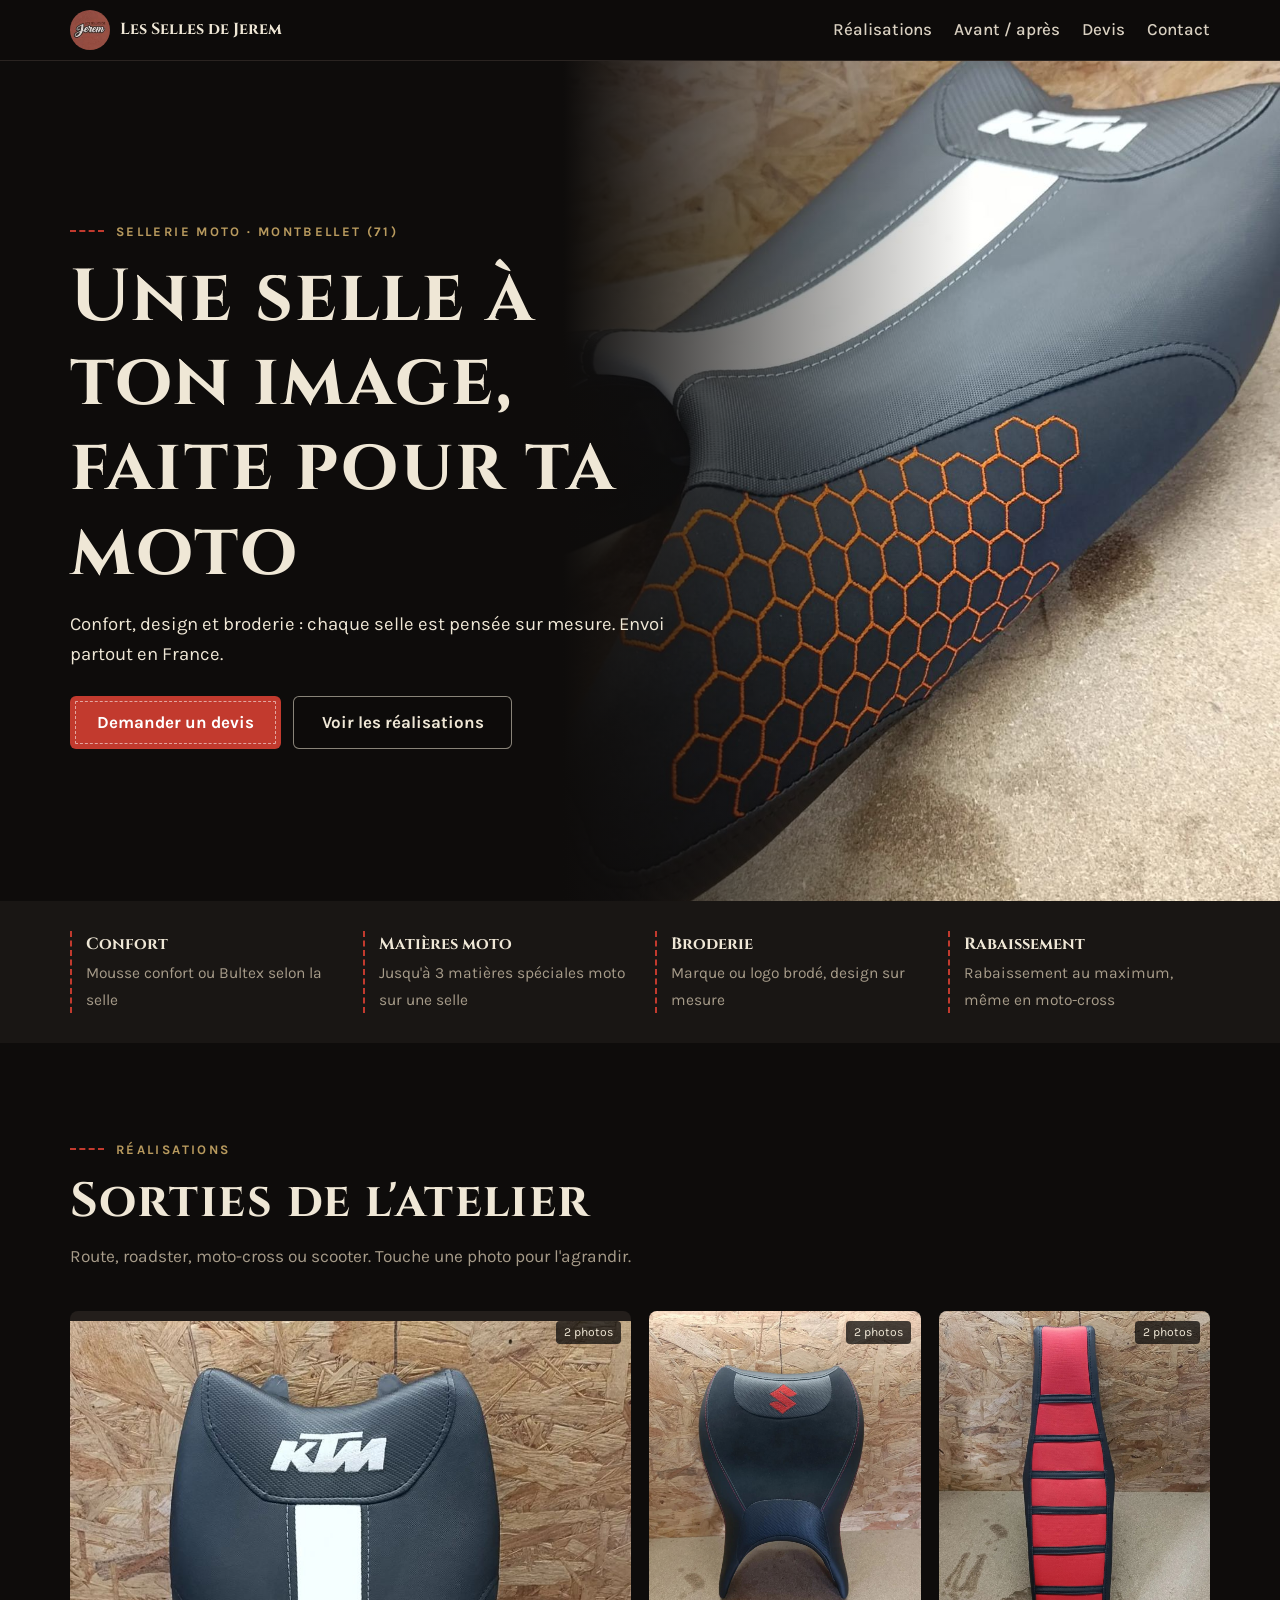
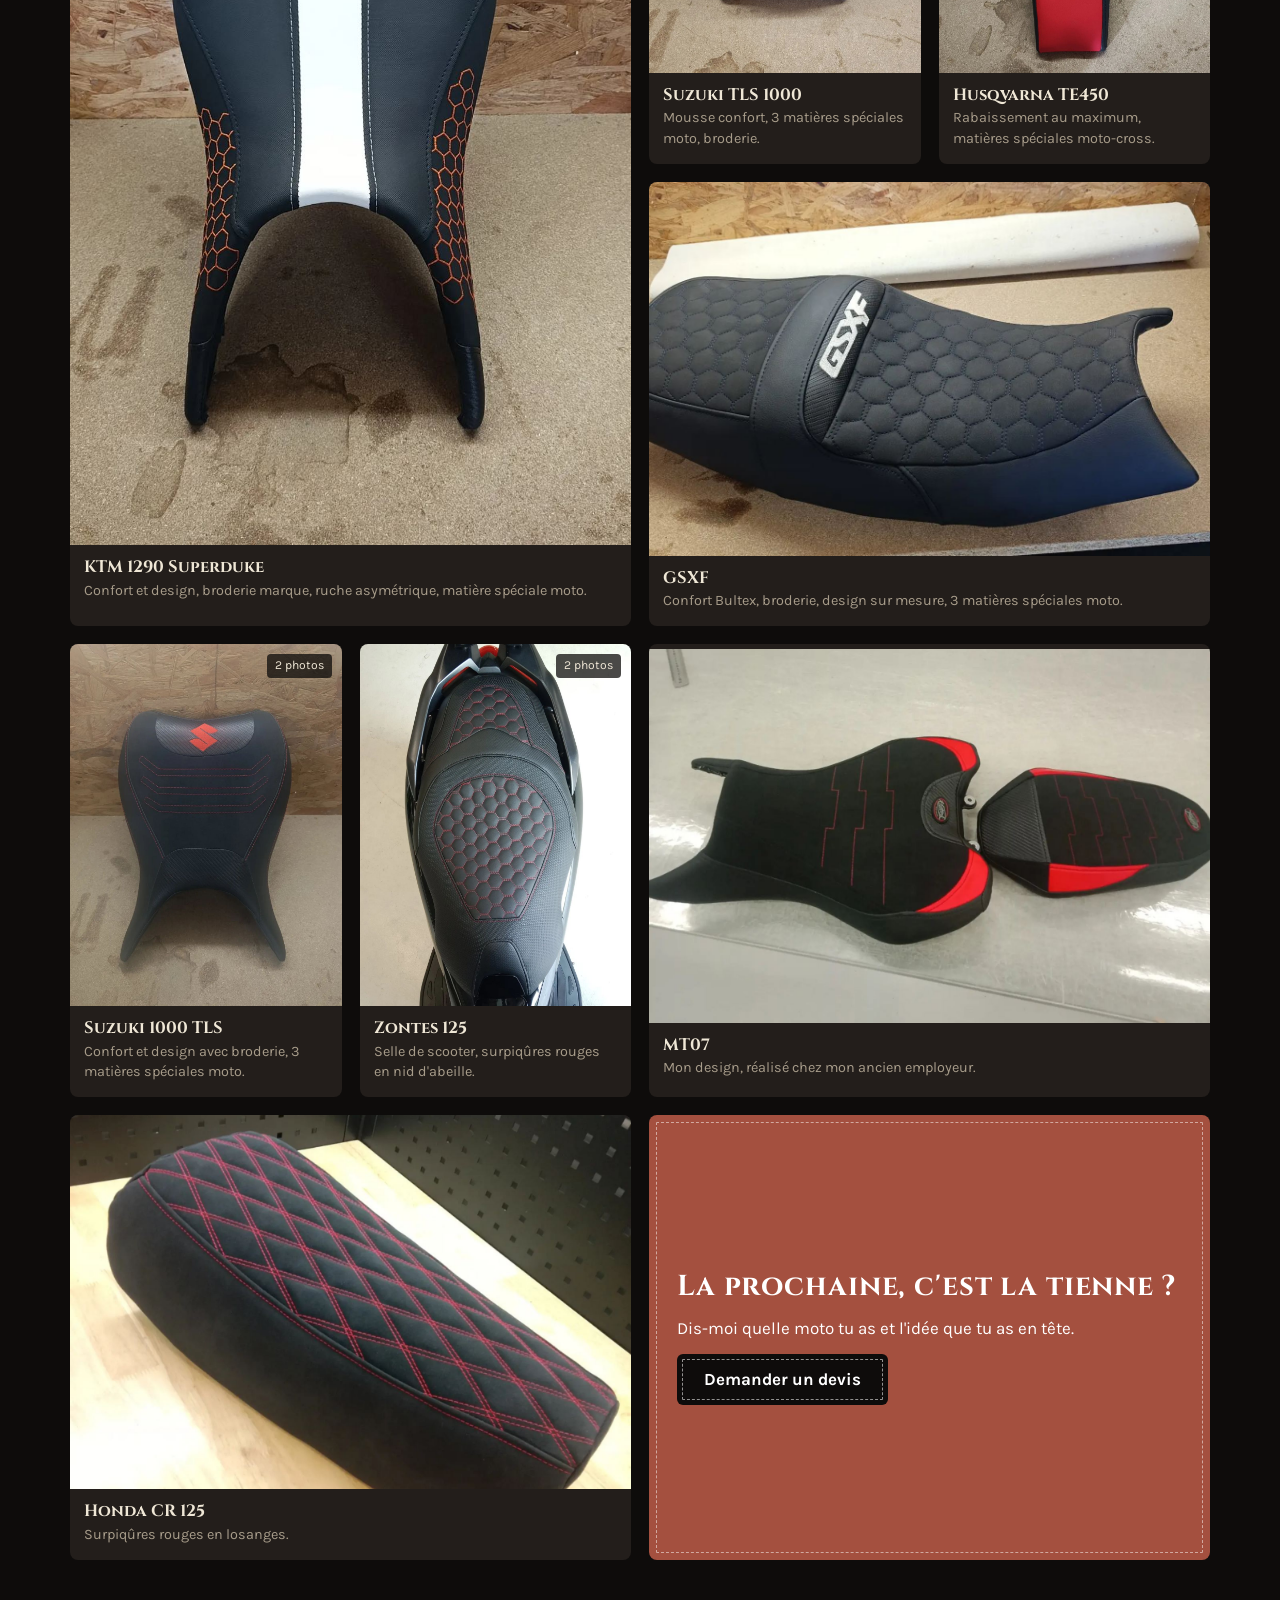
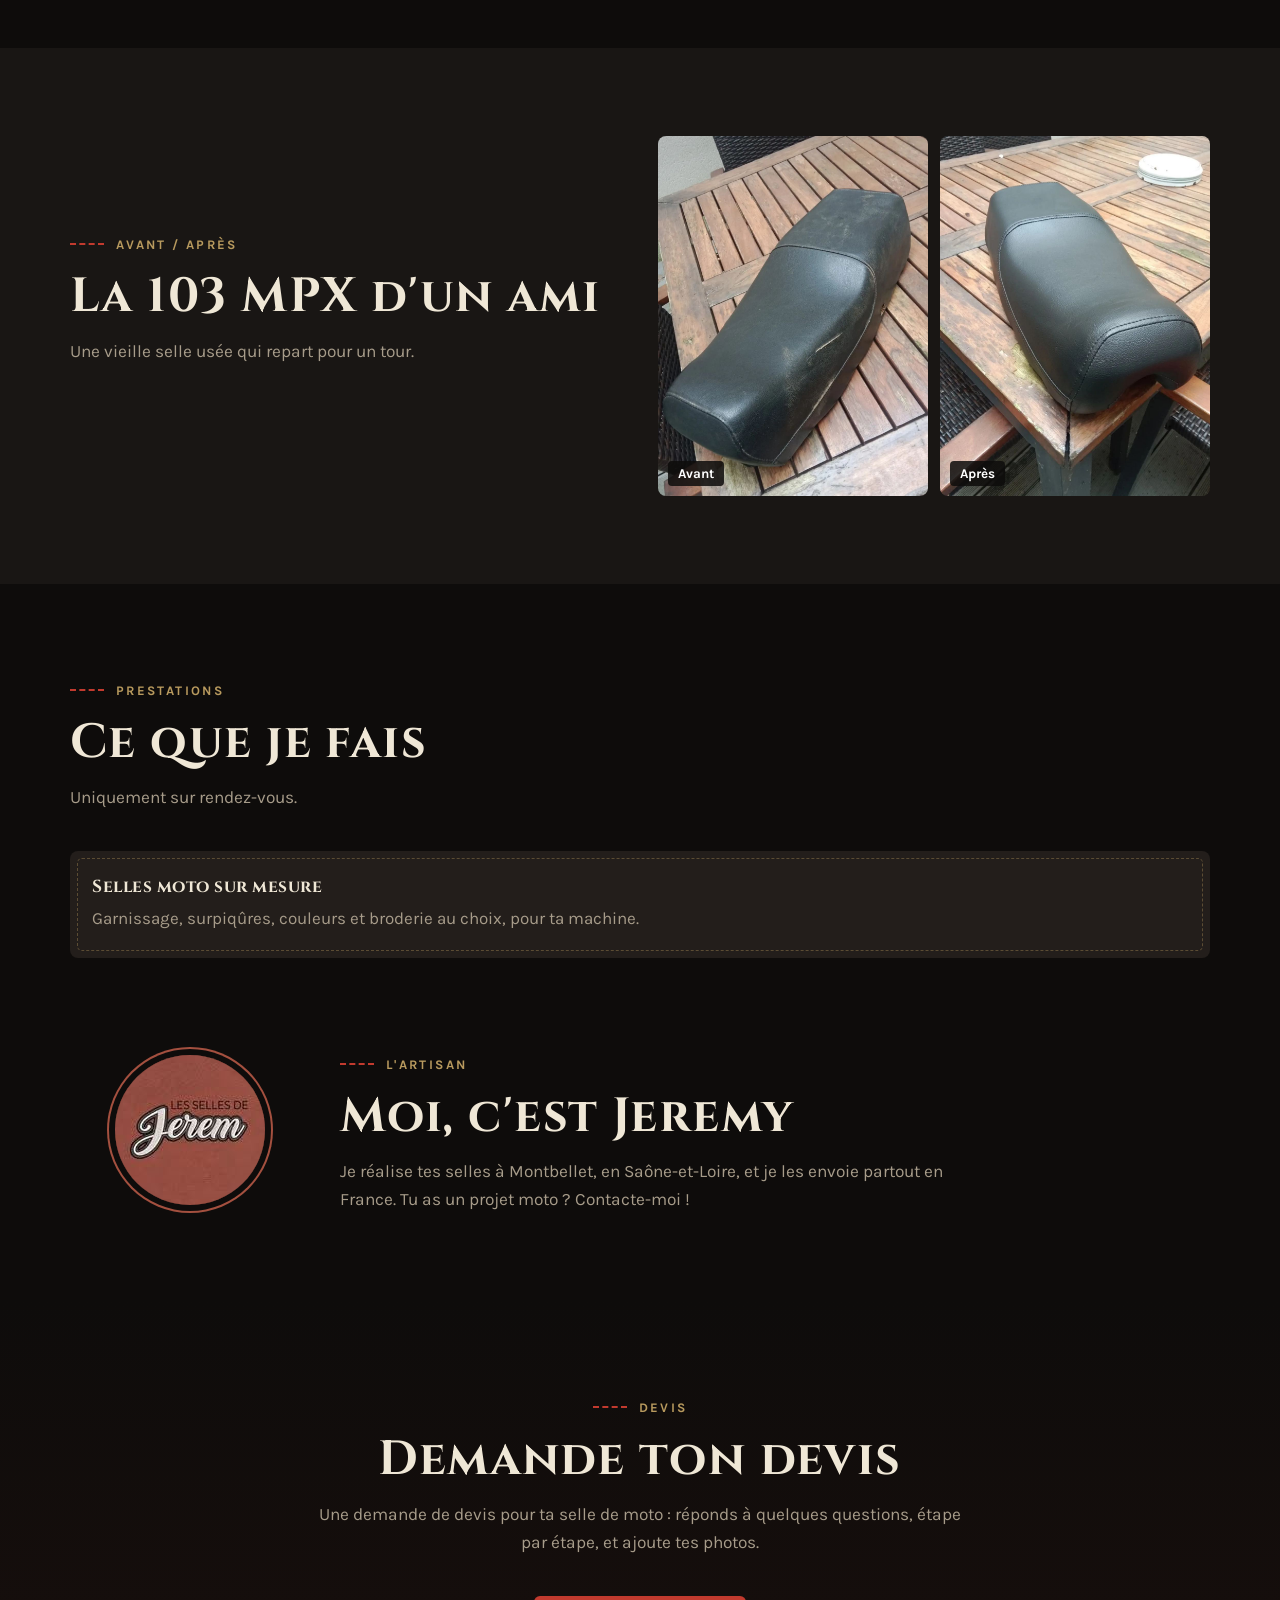
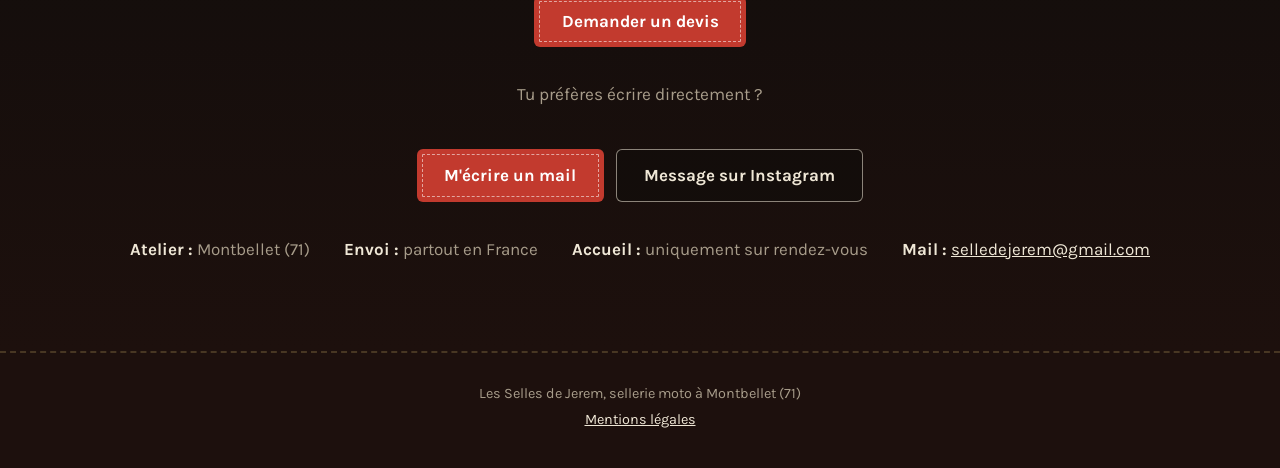
<file: index.html>
<!doctype html>
<html lang="fr">
<head>
<meta charset="utf-8">
<meta name="viewport" content="width=device-width, initial-scale=1">
<title>Les Selles de Jerem | Selles moto sur mesure, Montbellet (71)</title>
<meta name="description" content="Selles moto sur mesure à Montbellet (71) : confort, broderie, matières spéciales moto, rabaissement. Envoi partout en France, uniquement sur rendez-vous.">
<link rel="stylesheet" href="polices/polices.css">
<style>
:root{
  --noir:#0e0c0b; --anthracite:#191614; --cuir:#231e1b;
  --rouge:#c23a2e; --brique:#a4503f; --or:#b89a5e; --os:#efe7d6; --texte:#d9d0c1; --doux:#a79c8a;
  --titre:"Cinzel",Georgia,"Times New Roman",serif;
  --corps:"Karla",system-ui,-apple-system,"Segoe UI",Roboto,sans-serif;
}
*{box-sizing:border-box}
html{scroll-behavior:smooth;scroll-padding-top:72px}
@media (prefers-reduced-motion:reduce){html{scroll-behavior:auto}}
body{margin:0;background:var(--noir);color:var(--texte);font:17px/1.6 var(--corps)}
img{max-width:100%;display:block}
a{color:var(--os)}
a:focus-visible,button:focus-visible,input:focus-visible{outline:2px solid var(--os);outline-offset:3px}
h1,h2,h3{font-family:var(--titre);color:var(--os);font-weight:700;letter-spacing:.03em;line-height:1.15;margin:0}
h2{font-size:clamp(1.8rem,5vw,3rem)}
.conteneur{max-width:1180px;margin:0 auto;padding:0 20px}
section{padding:88px 0}
.surtitre{display:inline-flex;align-items:center;gap:12px;color:var(--or);font-weight:700;font-size:.82rem;letter-spacing:.18em;text-transform:uppercase;margin:0 0 14px}
.surtitre::before{content:"";width:34px;border-top:2px dashed var(--rouge)}
.chapo{color:var(--doux);max-width:38em;margin:14px 0 40px;font-size:1.08rem}
.bouton{display:inline-flex;align-items:center;justify-content:center;min-height:50px;padding:.7em 1.6em;border-radius:6px;font-weight:700;text-decoration:none;background:var(--rouge);color:#fff;border:0;outline:1.5px dashed rgba(255,255,255,.55);outline-offset:-6px;transition:background .15s}
.bouton:hover{background:#d84a3d}
.bouton.clair{background:rgba(14,12,11,.45);color:var(--os);outline:0;border:1.5px solid rgba(239,231,214,.55)}
.bouton.clair:hover{background:rgba(239,231,214,.14)}

/* Barre du haut */
.barre{position:sticky;top:0;z-index:5;background:rgba(14,12,11,.92);border-bottom:1px solid #2a2421}
.barre .conteneur{display:flex;align-items:center;justify-content:space-between;gap:16px;min-height:60px}
.marque{display:flex;align-items:center;gap:10px;text-decoration:none;font-family:var(--titre);font-weight:700;color:var(--os);font-size:1rem;white-space:nowrap}
.marque img{width:40px;height:40px;border-radius:50%}
.barre nav{display:flex;gap:22px;font-weight:500}
.barre nav a{text-decoration:none;color:var(--texte)}
.barre nav a:hover{color:#fff}
@media (max-width:640px){.barre nav a:not(:last-child){display:none}}

/* Promo */
.promo{background:var(--brique);color:#fff;text-align:center;padding:9px 16px;font-weight:500}
.promo b{font-weight:700}

/* Héros */
.heros{position:relative;display:grid;padding:0;overflow:hidden;background:var(--noir)}
.heros>img{width:100%;height:34svh;object-fit:cover;object-position:50% 58%}
.heros .conteneur{position:relative;z-index:2;width:100%;padding-top:26px;padding-bottom:40px}
.heros h1{font-size:clamp(2.1rem,6vw,4.6rem)}
.heros p.texte{max-width:33em;font-size:1.16rem;color:var(--os);margin:16px 0 26px}
.heros .actions{display:flex;flex-wrap:wrap;gap:12px}
@media (min-width:900px){
  .heros{align-items:center;min-height:calc(100svh - 60px)}
  .heros>img{position:absolute;top:0;bottom:0;right:0;left:44%;width:56%;height:100%;object-position:50% 50%}
  .heros::before{content:"";position:absolute;inset:0;z-index:1;background:linear-gradient(90deg,var(--noir) 44%,rgba(14,12,11,.55) 58%,transparent 76%)}
  .heros .conteneur{padding-top:0;padding-bottom:0}
  .heros .bloc{max-width:600px}
}

/* Points forts */
.points{background:var(--anthracite);padding:0}
.points ul{list-style:none;margin:0;padding:30px 0;display:grid;gap:22px 30px;grid-template-columns:repeat(auto-fit,minmax(210px,1fr))}
.points li{border-left:2px dashed var(--rouge);padding-left:14px}
.points b{display:block;color:var(--os);font-family:var(--titre);font-size:1.02rem;margin-bottom:2px}
.points span{color:var(--doux);font-size:.97rem}

/* Galerie */
.galerie{display:grid;gap:18px;grid-template-columns:repeat(2,1fr)}
.piece{position:relative;padding:0;border:0;background:var(--cuir);color:inherit;font:inherit;text-align:left;cursor:zoom-in;border-radius:8px;overflow:hidden;display:block;width:100%}
.piece img{width:100%;aspect-ratio:3/4;object-fit:cover;transition:transform .4s ease}
.piece:hover img{transform:scale(1.04)}
.piece.large,.piece.haute,.appel{grid-column:1/-1}
.piece.haute img{aspect-ratio:4/5}
.piece.large img{aspect-ratio:16/9}
.legende{display:block;padding:12px 14px 15px}
.legende strong{display:block;font-family:var(--titre);color:var(--os);font-size:1.03rem;line-height:1.25;margin-bottom:3px}
.legende small{color:var(--doux);font-size:.9rem;line-height:1.4;display:block}
.appel{display:flex;flex-direction:column;justify-content:center;align-items:flex-start;gap:12px;background:var(--brique);color:#fff;border-radius:8px;padding:30px 28px;outline:1.5px dashed rgba(255,255,255,.5);outline-offset:-8px}
.appel h3{color:#fff;font-size:clamp(1.3rem,3vw,1.8rem)}
.appel p{margin:0}
.appel .bouton{background:var(--noir)}
.nb{position:absolute;top:10px;right:10px;z-index:1;background:rgba(14,12,11,.75);color:var(--os);font-size:.76rem;padding:2px 8px;border-radius:4px}
@media (min-width:760px){
  .galerie{grid-template-columns:repeat(12,1fr)}
  .piece{grid-column:span 3}
  .piece.haute{grid-column:span 6;grid-row:span 2}
  .piece.haute img{aspect-ratio:auto;height:calc(100% - 92px);min-height:560px}
  .piece.large,.appel{grid-column:span 6}
  .piece.large img{aspect-ratio:3/2}
}
dialog{border:0;padding:0;background:transparent;max-width:min(94vw,1100px);max-height:92svh;overflow:visible}
dialog::backdrop{background:rgba(5,4,3,.93)}
.defile{display:flex;gap:12px;overflow-x:auto;scroll-snap-type:x mandatory;max-height:82svh}
.defile img{scroll-snap-align:center;max-height:82svh;max-width:90vw;width:auto;border-radius:6px;flex:none}
dialog p{color:var(--os);text-align:center;margin:10px 0 0;font-weight:500}
.fermer{position:fixed;top:12px;right:12px;width:48px;height:48px;border-radius:50%;border:1px solid var(--os);background:rgba(14,12,11,.8);color:#fff;font-size:1.5rem;cursor:pointer}

/* Avant / après */
.avap{background:var(--anthracite)}
.avap .duo{display:grid;gap:36px;align-items:center}
@media (min-width:860px){.avap .duo{grid-template-columns:1fr 1fr}}
.paire{display:grid;grid-template-columns:1fr 1fr;gap:12px}
.paire figure{position:relative;margin:0}
.paire img{width:100%;aspect-ratio:3/4;object-fit:cover;border-radius:8px}
.paire figcaption{position:absolute;bottom:10px;left:10px;background:rgba(14,12,11,.85);color:#fff;padding:2px 10px;border-radius:4px;font-size:.84rem;font-weight:700}

/* Prestations */
.presta{display:grid;gap:18px;grid-template-columns:repeat(auto-fit,minmax(230px,1fr))}
.presta article{position:relative;background:var(--cuir);border-radius:8px;padding:26px 22px}
.presta article::before{content:"";position:absolute;inset:7px;border:1.5px dashed rgba(184,154,94,.38);border-radius:5px;pointer-events:none}
.presta h3{font-size:1.08rem;margin-bottom:8px}
.presta p{margin:0;color:var(--doux)}

/* Jeremy */
.jeremy{display:grid;gap:30px;align-items:center}
@media (min-width:760px){.jeremy{grid-template-columns:240px 1fr}}
.jeremy img{width:150px;height:150px;border-radius:50%;margin:0 auto;box-shadow:0 0 0 6px var(--noir),0 0 0 8px var(--brique)}

/* Contact */
.contact{background:linear-gradient(180deg,var(--noir),#1d100d);text-align:center}
.contact .surtitre{justify-content:center}
.contact .chapo{margin-left:auto;margin-right:auto}
.contact .actions{display:flex;flex-wrap:wrap;gap:12px;justify-content:center;margin-bottom:34px}
.infos{list-style:none;padding:0;margin:0 auto;display:flex;flex-wrap:wrap;justify-content:center;gap:10px 34px;color:var(--doux)}
.infos b{color:var(--os)}

/* Devis */
.devis{display:grid;gap:16px;max-width:640px;margin:0 auto 34px;text-align:left}
@media (min-width:620px){.devis{grid-template-columns:1fr 1fr}.devis .large{grid-column:1/-1}}
.devis label{display:grid;gap:6px;align-content:end;color:var(--os);font-weight:700}
.devis small{color:var(--doux);font-weight:400}
.devis input,.devis select,.devis textarea{width:100%;min-height:50px;padding:.7em .8em;border:1.5px solid rgba(239,231,214,.35);border-radius:6px;background:var(--anthracite);color:var(--os);font:inherit;font-weight:400}
.devis textarea{min-height:130px;resize:vertical}
.devis :focus{outline:2px solid var(--or);outline-offset:1px}
.devis .bouton{border:0;cursor:pointer;width:100%;font:inherit;font-weight:700}
#devis-suite{margin:0;color:var(--or)}
.devis .aide{margin:0;color:var(--doux);font-size:.9em}
.devis input[type=file]{padding:.6em;cursor:pointer}
.apercus{display:flex;flex-wrap:wrap;gap:8px}
.apercus img{width:76px;height:76px;object-fit:cover;border-radius:6px}
.devis .piege{position:absolute;left:-9999px}
footer{padding:26px 20px 34px;text-align:center;color:var(--doux);font-size:.9rem;border-top:2px dashed rgba(184,154,94,.28);background:#1d100d}
footer p{margin:.2em 0}
/* Devis en fenêtre (pop-up), étape par étape : mobile d'abord */
#devis-ouvrir{font:inherit;font-weight:700;cursor:pointer}
html:has(dialog[open]){overflow:hidden}
#devis-modal{position:fixed;inset:0;width:100%;max-width:none;height:100dvh;max-height:none;margin:0;padding:0;background:var(--anthracite);color:var(--os);overflow:hidden}
#devis-modal[open]{display:flex}
#devis-modal form{display:flex;flex-direction:column;width:100%;height:100%;max-width:680px;margin:0 auto}
@media (min-width:700px){#devis-modal{inset:4vh 0;height:92vh;margin:auto;max-width:680px;border-radius:10px;border:1px solid rgba(239,231,214,.25)}}
.dm-tete{display:flex;justify-content:space-between;align-items:flex-start;gap:12px;padding:16px 16px 10px}
.dm-tete h2{margin:0;font-size:1.15rem;line-height:1.25}
.dm-etape{margin:4px 0 0;color:var(--or);font-size:.95rem;text-align:left}
.dm-fermer{flex:none;width:48px;height:48px;border-radius:50%;border:1px solid var(--os);background:rgba(14,12,11,.8);color:#fff;font-size:1.5rem;cursor:pointer}
.dm-barre{height:6px;margin:0 16px;border-radius:3px;background:rgba(239,231,214,.18);overflow:hidden}
.dm-barre i{display:block;height:100%;width:0;background:var(--or);transition:width .25s}
.dm-corps{flex:1;overflow-y:auto;padding:14px 16px 20px;overscroll-behavior:contain}
.dm-intro,.dm-aide{margin:0 0 12px;color:var(--doux);font-size:.92rem;text-align:left}
#devis-modal fieldset{border:0;margin:0;padding:0;display:grid;gap:14px;min-width:0}
#devis-modal fieldset[hidden]{display:none}
#devis-modal legend{font-family:var(--titre);font-size:1.1rem;color:var(--or);padding:0;margin-bottom:12px}
#devis-modal legend:focus{outline:2px solid var(--or);outline-offset:3px}
#devis-modal label{display:grid;gap:6px;color:var(--os);font-weight:700;text-align:left}
#devis-modal small{color:var(--doux);font-weight:400}
#devis-modal input:not([type=radio]):not([type=file]),#devis-modal textarea{width:100%;min-height:50px;padding:.7em .8em;border:1.5px solid rgba(239,231,214,.35);border-radius:6px;background:var(--noir);color:var(--os);font:inherit}
#devis-modal input[type=file]{padding:.6em;cursor:pointer}
#devis-modal textarea{resize:vertical}
#devis-modal :focus-visible{outline:2px solid var(--or);outline-offset:2px}
#devis-modal .invalide{border-color:#e0705f!important}
.dm-groupe{display:grid;gap:8px}
.dm-groupe>p{margin:0;font-weight:700;text-align:left}
.dm-choix{display:flex!important;align-items:center;gap:10px;min-height:48px;padding:.5em .8em;border:1.5px solid rgba(239,231,214,.35);border-radius:6px;background:var(--noir);font-weight:400!important;cursor:pointer}
.dm-choix input{width:22px;height:22px;flex:none;accent-color:var(--rouge)}
.dm-choix:has(input:checked){border-color:var(--or);background:var(--cuir)}
.dm-galerie{display:grid;grid-template-columns:repeat(2,1fr);gap:10px}
@media (min-width:560px){.dm-galerie{grid-template-columns:repeat(3,1fr)}}
.dm-design{position:relative;display:flex!important;flex-direction:column;gap:0;border:2px solid rgba(239,231,214,.35);border-radius:8px;background:var(--noir);overflow:hidden;cursor:pointer;font-weight:400!important}
.dm-design:has(input:checked){border-color:var(--or);box-shadow:0 0 0 2px var(--or)}
.dm-design input{position:absolute;opacity:0;pointer-events:none}
.dm-design:has(input:focus-visible){outline:2px solid var(--or);outline-offset:2px}
.dm-design img{width:100%;aspect-ratio:4/3;object-fit:cover;display:block;background:var(--cuir)}
.dm-design .sans-photo{width:100%;aspect-ratio:4/3;display:grid;place-items:center;background:var(--cuir);color:var(--doux);font-size:.9rem;padding:8px;text-align:center}
.dm-design span.nom{padding:8px 10px;font-weight:700;font-size:.95rem;text-align:left}
.dm-design:has(input:checked) span.nom::before{content:"✓ ";color:var(--or)}
.dm-loupe{position:absolute;top:6px;right:6px;width:44px;height:44px;border-radius:50%;border:1px solid var(--os);background:rgba(14,12,11,.85);color:#fff;font-size:1.15rem;cursor:pointer}
.dm-apercus{display:flex;flex-wrap:wrap;gap:8px}
.dm-apercus img{width:72px;height:72px;object-fit:cover;border-radius:6px}
.dm-recap{margin:0;display:grid;gap:6px;text-align:left}
.dm-recap dt{color:var(--or);font-size:.85rem;margin-top:8px}
.dm-recap dd{margin:0;color:var(--os);overflow-wrap:anywhere}
.dm-pied{display:flex;gap:10px;padding:12px 16px calc(12px + env(safe-area-inset-bottom));border-top:1px solid rgba(239,231,214,.2);background:var(--anthracite)}
.dm-pied .bouton{flex:1;border:0;cursor:pointer;font:inherit;font-weight:700}
.dm-pied .bouton.clair{border:1.5px solid rgba(239,231,214,.55)}
.dm-pied [hidden]{display:none}
#devis-suite{margin:0;color:var(--or);text-align:left}
#devis-modal .piege{position:absolute;left:-9999px}
#zoom-design{position:fixed;inset:0;width:100%;max-width:none;height:100dvh;max-height:none;margin:0;background:rgba(5,4,3,.97);display:none;flex-direction:column;align-items:center;padding:60px 8px 10px}
#zoom-design[open]{display:flex}
.zd-cadre{flex:1;min-height:0;width:100%;overflow:auto;touch-action:pan-x pan-y pinch-zoom;text-align:center}
.zd-cadre img{max-width:100%;max-height:100%;cursor:zoom-in;transition:none}
.zd-cadre.zoome img{max-width:none;max-height:none;width:220%;cursor:zoom-out}
#zoom-design .dm-fermer{position:fixed;top:10px;right:10px}
#zoom-design p{margin:6px 0 0}
.zd-aide{color:var(--doux)!important;font-size:.85rem}
</style>
</head>
<body>

<!-- Promo tirée du post Instagram de novembre ; disparaît seule après le 29/11/2026. -->
<div class="promo" id="promo"><b>-10 %</b> sur toutes les prestations de sellerie moto, pour toute commande jusqu'au <b>29 novembre</b> inclus</div>

<div class="barre">
  <div class="conteneur">
    <a class="marque" href="#haut"><img src="img/logo.jpg" alt="" width="40" height="40">Les Selles de Jerem</a>
    <nav aria-label="Menu">
      <a href="#realisations">Réalisations</a>
      <a href="#avant-apres">Avant / après</a>
      <a href="#devis">Devis</a>
      <a href="#contact">Contact</a>
    </nav>
  </div>
</div>

<header class="heros" id="haut">
  <img src="img/ktm-2.jpg" alt="Selle de KTM 1290 Superduke : bande blanche et surpiqûres en nid d'abeille">
  <div class="conteneur"><div class="bloc">
    <p class="surtitre">Sellerie moto · Montbellet (71)</p>
    <h1>Une selle à ton image, faite pour ta moto</h1>
    <p class="texte">Confort, design et broderie : chaque selle est pensée sur mesure. Envoi partout en France.</p>
    <div class="actions">
      <a class="bouton" href="#devis">Demander un devis</a>
      <a class="bouton clair" href="#realisations">Voir les réalisations</a>
    </div>
  </div></div>
</header>

<main>
<section class="points" aria-label="Points forts">
  <div class="conteneur"><ul>
    <li><b>Confort</b><span>Mousse confort ou Bultex selon la selle</span></li>
    <li><b>Matières moto</b><span>Jusqu'à 3 matières spéciales moto sur une selle</span></li>
    <li><b>Broderie</b><span>Marque ou logo brodé, design sur mesure</span></li>
    <li><b>Rabaissement</b><span>Rabaissement au maximum, même en moto-cross</span></li>
  </ul></div>
</section>

<section id="realisations">
  <div class="conteneur">
    <p class="surtitre">Réalisations</p>
    <h2>Sorties de l'atelier</h2>
    <p class="chapo">Route, roadster, moto-cross ou scooter. Touche une photo pour l'agrandir.</p>
    <div class="galerie">
      <button class="piece haute" data-photos="img/ktm-1.jpg,img/ktm-2.jpg" aria-label="Agrandir : KTM 1290 Superduke">
        <span class="nb">2 photos</span>
        <img src="img/ktm-1.jpg" loading="lazy" alt="Selle de KTM 1290 Superduke, logo KTM brodé, bande blanche et ruche asymétrique">
        <span class="legende"><strong>KTM 1290 Superduke</strong><small>Confort et design, broderie marque, ruche asymétrique, matière spéciale moto.</small></span>
      </button>
      <button class="piece" data-photos="img/tls-a-1.jpg,img/tls-a-2.jpg" aria-label="Agrandir : Suzuki TLS 1000">
        <span class="nb">2 photos</span>
        <img src="img/tls-a-1.jpg" loading="lazy" alt="Selle de Suzuki TLS 1000 avec logo Suzuki rouge brodé">
        <span class="legende"><strong>Suzuki TLS 1000</strong><small>Mousse confort, 3 matières spéciales moto, broderie.</small></span>
      </button>
      <button class="piece" data-photos="img/husqvarna-1.jpg,img/husqvarna-2.jpg" aria-label="Agrandir : Husqvarna TE450">
        <span class="nb">2 photos</span>
        <img src="img/husqvarna-1.jpg" loading="lazy" alt="Selle de Husqvarna TE450 rouge et noire à nervures">
        <span class="legende"><strong>Husqvarna TE450</strong><small>Rabaissement au maximum, matières spéciales moto-cross.</small></span>
      </button>
      <button class="piece large" data-photos="img/gsxf.jpg" aria-label="Agrandir : Suzuki GSXF">
        <img src="img/gsxf.jpg" loading="lazy" alt="Selle de GSXF noire en nid d'abeille, logo GSXF brodé">
        <span class="legende"><strong>GSXF</strong><small>Confort Bultex, broderie, design sur mesure, 3 matières spéciales moto.</small></span>
      </button>
      <button class="piece" data-photos="img/tls-b-1.jpg,img/tls-b-2.jpg" aria-label="Agrandir : Suzuki TLS 1000, deuxième selle">
        <span class="nb">2 photos</span>
        <img src="img/tls-b-1.jpg" loading="lazy" alt="Deuxième selle de Suzuki TLS 1000, logo rouge brodé et surpiqûres rouges">
        <span class="legende"><strong>Suzuki 1000 TLS</strong><small>Confort et design avec broderie, 3 matières spéciales moto.</small></span>
      </button>
      <button class="piece" data-photos="img/zontes-1.jpg,img/zontes-2.jpg" aria-label="Agrandir : scooter Zontes 125">
        <span class="nb">2 photos</span>
        <img src="img/zontes-1.jpg" loading="lazy" alt="Selle de scooter Zontes 125, surpiqûres rouges en nid d'abeille">
        <span class="legende"><strong>Zontes 125</strong><small>Selle de scooter, surpiqûres rouges en nid d'abeille.</small></span>
      </button>
      <button class="piece large" data-photos="img/mt07.jpg" aria-label="Agrandir : Yamaha MT07">
        <img src="img/mt07.jpg" loading="lazy" alt="Selle de MT07 en deux parties, noire et rouge">
        <span class="legende"><strong>MT07</strong><small>Mon design, réalisé chez mon ancien employeur.</small></span>
      </button>
      <button class="piece large" data-photos="img/cr125.jpg" aria-label="Agrandir : Honda CR 125">
        <img src="img/cr125.jpg" loading="lazy" alt="Selle de Honda CR 125 noire, surpiqûres rouges en losanges">
        <span class="legende"><strong>Honda CR 125</strong><small>Surpiqûres rouges en losanges.</small></span>
      </button>
      <div class="appel">
        <h3>La prochaine, c'est la tienne ?</h3>
        <p>Dis-moi quelle moto tu as et l'idée que tu as en tête.</p>
        <a class="bouton" href="#devis">Demander un devis</a>
      </div>
    </div>
  </div>
</section>

<section class="avap" id="avant-apres">
  <div class="conteneur duo">
    <div>
      <p class="surtitre">Avant / après</p>
      <h2>La 103 MPX d'un ami</h2>
      <p class="chapo">Une vieille selle usée qui repart pour un tour.</p>
    </div>
    <div class="paire">
      <figure><img src="img/mpx-avant.jpg" loading="lazy" alt="Avant : selle de 103 MPX usée et abîmée"><figcaption>Avant</figcaption></figure>
      <figure><img src="img/mpx-apres.jpg" loading="lazy" alt="Après : la même selle refaite"><figcaption>Après</figcaption></figure>
    </div>
  </div>
</section>

<section id="prestations">
  <div class="conteneur">
    <p class="surtitre">Prestations</p>
    <h2>Ce que je fais</h2>
    <p class="chapo">Uniquement sur rendez-vous.</p>
    <div class="presta">
      <article><h3>Selles moto sur mesure</h3><p>Garnissage, surpiqûres, couleurs et broderie au choix, pour ta machine.</p></article>
    </div>
  </div>
</section>

<section id="jeremy" style="padding-top:0">
  <div class="conteneur jeremy">
    <img src="img/logo.jpg" alt="Logo Les Selles de Jerem" width="150" height="150" loading="lazy">
    <div>
      <p class="surtitre">L'artisan</p>
      <h2>Moi, c'est Jeremy</h2>
      <!-- À COMPLÉTER par Jeremy si besoin : parcours, depuis quand, photo de lui ou de l'atelier. Aucun avis client affiché tant qu'il n'y en a pas de vrais. -->
      <p class="chapo" style="margin-bottom:0">Je réalise tes selles à Montbellet, en Saône-et-Loire, et je les envoie partout en France. Tu as un projet moto ? Contacte-moi !</p>
    </div>
  </div>
</section>

<section id="contact" class="contact">
  <div class="conteneur">
    <p class="surtitre">Devis</p>
    <h2 id="devis">Demande ton devis</h2>
    <p class="chapo">Une demande de devis pour ta selle de moto : réponds à quelques questions, étape par étape, et ajoute tes photos.</p>
    <div class="actions" style="margin-bottom:34px">
      <button class="bouton" type="button" id="devis-ouvrir" aria-haspopup="dialog">Demander un devis</button>
    </div>
    <p class="chapo">Tu préfères écrire directement ?</p>
    <div class="actions">
      <a class="bouton" href="mailto:selledejerem@gmail.com?subject=Mon%20projet%20de%20selle">M'écrire un mail</a>
      <a class="bouton clair" href="https://www.instagram.com/les_selles_de_jerem/" rel="noopener" target="_blank">Message sur Instagram</a>
    </div>
    <ul class="infos">
      <li><b>Atelier :</b> Montbellet (71)</li>
      <li><b>Envoi :</b> partout en France</li>
      <li><b>Accueil :</b> uniquement sur rendez-vous</li>
      <li><b>Mail :</b> <a href="mailto:selledejerem@gmail.com">selledejerem@gmail.com</a></li>
    </ul>
  </div>
</section>
</main>

<footer>
  <p>Les Selles de Jerem, sellerie moto à Montbellet (71)</p>
  <p><a href="mentions-legales.html">Mentions légales</a></p>
</footer>

<dialog id="zoom" aria-label="Photos en grand">
  <form method="dialog"><button class="fermer" aria-label="Fermer">×</button></form>
  <div class="defile" id="defile"></div>
  <p id="zoom-titre"></p>
</dialog>

<dialog id="devis-modal" aria-labelledby="dm-titre">
  <form id="form-devis" novalidate>
    <header class="dm-tete">
      <div>
        <h2 id="dm-titre">Demande de devis : selle de moto</h2>
        <p class="dm-etape" id="dm-etape" aria-live="polite"></p>
      </div>
      <button class="dm-fermer" type="button" id="dm-fermer" aria-label="Fermer la demande de devis">×</button>
    </header>
    <div class="dm-barre" id="dm-barre" role="progressbar" aria-valuemin="1" aria-valuemax="6" aria-valuenow="1" aria-label="Avancement de la demande"><i id="dm-barre-i"></i></div>

    <div class="dm-corps">
      <p class="dm-intro">Complète toutes les informations demandées (* = obligatoire). Jeremy te recontacte sous 72 h (jours ouvrés).</p>

      <fieldset class="dm-etape-bloc" data-titre="Tes coordonnées">
        <legend tabindex="-1">Tes coordonnées</legend>
        <label>Nom et prénom *<input name="nom" autocomplete="name" required></label>
        <label>Adresse e-mail *<input name="mail" type="email" autocomplete="email" required></label>
        <label>Adresse postale *<textarea name="adresse" rows="3" autocomplete="street-address" required></textarea></label>
        <label>Numéro de téléphone<input name="tel" type="tel" autocomplete="tel"></label>
        <label>Si tu es un professionnel, SIRET<input name="siret" inputmode="numeric"></label>
      </fieldset>

      <fieldset class="dm-etape-bloc" data-titre="Ta moto" hidden>
        <legend tabindex="-1">Ta moto</legend>
        <label>Marque *<input name="marque" required></label>
        <label>Modèle *<input name="modele" required></label>
        <label>Année *<input name="annee" inputmode="numeric" required></label>
      </fieldset>

      <fieldset class="dm-etape-bloc" data-titre="Confort de selle : pilote" hidden>
        <legend tabindex="-1">Confort de selle : pilote</legend>
        <label>Taille et poids *<input name="pilote_taille_poids" placeholder="ex. 1,78 m, 75 kg" required></label>
        <div class="dm-groupe" role="radiogroup" aria-labelledby="g-haut">
          <p id="g-haut">Changement de hauteur ? *</p>
          <label class="dm-choix"><input type="radio" name="pilote_hauteur" value="Oui, rehausser" required> Oui, rehausser</label>
          <label class="dm-choix"><input type="radio" name="pilote_hauteur" value="Oui, rabaisser"> Oui, rabaisser</label>
          <label class="dm-choix"><input type="radio" name="pilote_hauteur" value="Non"> Non</label>
        </div>
        <label>Si oui, combien de centimètres ?<input name="pilote_hauteur_cm" inputmode="numeric"></label>
        <div class="dm-groupe" role="radiogroup" aria-labelledby="g-glisse">
          <p id="g-glisse">Glisses-tu sur la selle ? *</p>
          <label class="dm-choix"><input type="radio" name="pilote_glisse" value="Oui, en avant" required> Oui, en avant</label>
          <label class="dm-choix"><input type="radio" name="pilote_glisse" value="Oui, en arrière"> Oui, en arrière</label>
          <label class="dm-choix"><input type="radio" name="pilote_glisse" value="Non"> Non</label>
        </div>
        <div class="dm-groupe" role="radiogroup" aria-labelledby="g-chauf">
          <p id="g-chauf">Selle chauffante ? *</p>
          <label class="dm-choix"><input type="radio" name="chauffante" value="Oui" required> Oui</label>
          <label class="dm-choix"><input type="radio" name="chauffante" value="Non"> Non</label>
        </div>
        <div class="dm-groupe" role="radiogroup" aria-labelledby="g-prem">
          <p id="g-prem">Passage en confort PREMIUM ? *</p>
          <p class="dm-aide">Valable pour la selle pilote + passager : la mousse confort HR est remplacée par de la mousse confort Bultex (+50 €).</p>
          <label class="dm-choix"><input type="radio" name="premium" value="Oui" required> Oui</label>
          <label class="dm-choix"><input type="radio" name="premium" value="Non"> Non</label>
        </div>
      </fieldset>

      <fieldset class="dm-etape-bloc" data-titre="Passager (facultatif)" hidden>
        <legend tabindex="-1">Passager (facultatif)</legend>
        <p class="dm-aide">Ne remplis rien ici si tu n'as pas besoin de confort passager : passe à l'étape suivante.</p>
        <label>Taille et poids<input name="passager_taille_poids"></label>
        <div class="dm-groupe" role="radiogroup" aria-labelledby="g-phaut">
          <p id="g-phaut">Changement de hauteur ?</p>
          <label class="dm-choix"><input type="radio" name="passager_hauteur" value="Oui, rehausser"> Oui, rehausser</label>
          <label class="dm-choix"><input type="radio" name="passager_hauteur" value="Oui, rabaisser"> Oui, rabaisser</label>
          <label class="dm-choix"><input type="radio" name="passager_hauteur" value="Non"> Non</label>
        </div>
        <label>Si oui, combien de centimètres ?<input name="passager_hauteur_cm" inputmode="numeric"></label>
        <div class="dm-groupe" role="radiogroup" aria-labelledby="g-pglisse">
          <p id="g-pglisse">Glisses-tu sur la selle ?</p>
          <label class="dm-choix"><input type="radio" name="passager_glisse" value="Oui, en avant"> Oui, en avant</label>
          <label class="dm-choix"><input type="radio" name="passager_glisse" value="Oui, en arrière"> Oui, en arrière</label>
          <label class="dm-choix"><input type="radio" name="passager_glisse" value="Non"> Non</label>
        </div>
      </fieldset>

      <fieldset class="dm-etape-bloc" data-titre="Housse de selle" hidden>
        <legend tabindex="-1">Housse de selle</legend>
        <div class="dm-groupe" role="radiogroup" aria-labelledby="g-mat">
          <p id="g-mat">Matière *</p>
          <p class="dm-aide">Pas d'idée ? Choisis « Autre » : Jeremy te recontacte pour te conseiller.</p>
          <label class="dm-choix"><input type="radio" name="matiere" value="Simili cuir uni antidérapant" required> Simili cuir uni antidérapant</label>
          <label class="dm-choix"><input type="radio" name="matiere" value="Mix de simili cuir"> Mix de simili cuir</label>
          <label class="dm-choix"><input type="radio" name="matiere" value="Cuir"> Cuir</label>
          <label class="dm-choix"><input type="radio" name="matiere" value="Autre"> Autre</label>
        </div>
        <label>Couleur souhaitée, matière et fil *<textarea name="couleur" rows="3" required></textarea></label>
        <div class="dm-groupe" role="radiogroup" aria-labelledby="g-surp">
          <p id="g-surp">Design de surpiqûre *</p>
          <p class="dm-aide">Touche une photo pour choisir ce design. Le bouton « Agrandir » (loupe) l'ouvre en grand. Selle unie : choisis « Aucune ».</p>
          <div class="dm-galerie" id="galerie-surpiqure"></div>
        </div>
        <div class="dm-groupe" role="radiogroup" aria-labelledby="g-brod">
          <p id="g-brod">Broderie ? *</p>
          <label class="dm-choix"><input type="radio" name="broderie" value="Oui" required> Oui</label>
          <label class="dm-choix"><input type="radio" name="broderie" value="Non"> Non</label>
          <label class="dm-choix"><input type="radio" name="broderie" value="Autre"> Autre</label>
        </div>
        <label>Design de la broderie et couleur<textarea name="broderie_design" rows="2"></textarea></label>
        <label>Toutes autres informations ou demandes spécifiques<textarea name="remarques" rows="3"></textarea></label>
        <div class="dm-groupe" role="radiogroup" aria-labelledby="g-remise">
          <p id="g-remise">Remise de la selle *</p>
          <label class="dm-choix"><input type="radio" name="remise" value="Remise en main propre" required> Remise en main propre</label>
          <label class="dm-choix"><input type="radio" name="remise" value="Livraison"> Livraison</label>
        </div>
        <label>Photos d'idée, ou de ta selle si elle est en mauvais état <small>(facultatif, 6 au maximum)</small><input id="devis-photos" type="file" accept="image/*" multiple></label>
        <div class="dm-apercus" id="devis-apercus" hidden></div>
        <label class="piege" aria-hidden="true">Ne pas remplir <input name="site" tabindex="-1" autocomplete="off"></label>
      </fieldset>

      <fieldset class="dm-etape-bloc" data-titre="Vérifie et envoie" hidden>
        <legend tabindex="-1">Vérifie et envoie</legend>
        <p class="dm-aide">Relis tes réponses. Pour corriger, reviens en arrière avec le bouton « Retour ».</p>
        <dl class="dm-recap" id="dm-recap"></dl>
        <p class="dm-aide">Ta demande s'ouvre dans ton application de mail : c'est toi qui l'envoies à Jeremy, uniquement pour préparer ton devis. Le site ne la garde pas. <a href="mentions-legales.html">Voir les mentions légales</a>.</p>
        <p id="devis-suite" role="status" hidden></p>
      </fieldset>
    </div>

    <footer class="dm-pied">
      <button class="bouton clair" type="button" id="dm-retour">Retour</button>
      <button class="bouton" type="button" id="dm-suivant">Suivant</button>
      <button class="bouton" type="submit" id="devis-bouton" hidden>Envoyer ma demande de devis</button>
    </footer>
  </form>
</dialog>

<dialog id="zoom-design" aria-label="Design de surpiqûre en grand">
  <button class="dm-fermer" type="button" id="zd-fermer" aria-label="Fermer la photo">×</button>
  <div class="zd-cadre" id="zd-cadre"><img id="zd-img" alt=""></div>
  <p id="zd-legende"></p>
  <p class="zd-aide">Touche la photo pour zoomer, ou pince avec deux doigts.</p>
</dialog>

<script>
if (new Date() >= new Date("2026-11-30")) document.getElementById("promo").remove();

const zoom = document.getElementById("zoom");
document.querySelectorAll(".piece").forEach(p => p.addEventListener("click", () => {
  document.getElementById("defile").replaceChildren(...p.dataset.photos.split(",").map(s => {
    const i = new Image(); i.src = s; i.alt = p.querySelector("img").alt; return i;
  }));
  document.getElementById("zoom-titre").textContent = p.querySelector("strong").textContent;
  zoom.showModal();
}));
zoom.addEventListener("click", e => { if (e.target === zoom) zoom.close(); });

// ---- Devis en fenêtre : étapes, validation, galerie de surpiqûres (designs dans surpiqures.json) ----
const URL_DEVIS = "";   // Adresse du script Google de Jeremy (devis.gs). Vide = envoi par l'appli de mail (méthode d'origine, inchangée).
const MAX_PHOTOS = 6;
const modal = document.getElementById("devis-modal");
const formDevis = document.getElementById("form-devis");
const etapes = [...formDevis.querySelectorAll(".dm-etape-bloc")];
const champPhotos = document.getElementById("devis-photos");
const apercus = document.getElementById("devis-apercus");
const suite = document.getElementById("devis-suite");
const btnRetour = document.getElementById("dm-retour"), btnSuivant = document.getElementById("dm-suivant"), btnEnvoyer = document.getElementById("devis-bouton");
let courante = 0;

function dire(texte) { suite.textContent = texte; suite.hidden = !texte; }

function afficherEtape(i, focus = true) {
  courante = i;
  etapes.forEach((e, k) => { e.hidden = k !== i; });
  document.getElementById("dm-etape").textContent = `Étape ${i + 1} sur ${etapes.length} : ${etapes[i].dataset.titre}`;
  const barre = document.getElementById("dm-barre");
  barre.setAttribute("aria-valuenow", i + 1);
  document.getElementById("dm-barre-i").style.width = ((i + 1) / etapes.length * 100) + "%";
  btnRetour.textContent = i === 0 ? "Annuler" : "Retour";
  btnSuivant.hidden = i === etapes.length - 1;
  btnEnvoyer.hidden = i !== etapes.length - 1;
  if (i === etapes.length - 1) recap();
  dire("");
  formDevis.querySelector(".dm-corps").scrollTop = 0;
  if (focus) etapes[i].querySelector("legend").focus();
}

// Champs obligatoires de l'étape affichée : le premier qui manque reçoit le focus et un message.
function etapeValide() {
  const champs = [...etapes[courante].querySelectorAll("input,textarea")].filter(c => c.name !== "site");
  formDevis.querySelectorAll(".invalide").forEach(c => c.classList.remove("invalide"));
  for (const c of champs) {
    if (!c.checkValidity()) {
      (c.type === "radio" ? c.closest(".dm-groupe") : c).classList.add("invalide");
      c.reportValidity();
      return false;
    }
  }
  return true;
}

function reponses() {
  const d = Object.fromEntries(new FormData(formDevis));
  delete d.site;
  return d;
}

const LIBELLES = [
  ["Nom et prénom", "nom"], ["E-mail", "mail"], ["Adresse postale", "adresse"], ["Téléphone", "tel"], ["SIRET", "siret"],
  ["Marque", "marque"], ["Modèle", "modele"], ["Année", "annee"],
  ["Pilote : taille et poids", "pilote_taille_poids"], ["Pilote : changement de hauteur", "pilote_hauteur"], ["Pilote : centimètres", "pilote_hauteur_cm"], ["Pilote : glisse", "pilote_glisse"],
  ["Selle chauffante", "chauffante"], ["Confort premium", "premium"],
  ["Passager : taille et poids", "passager_taille_poids"], ["Passager : changement de hauteur", "passager_hauteur"], ["Passager : centimètres", "passager_hauteur_cm"], ["Passager : glisse", "passager_glisse"],
  ["Matière", "matiere"], ["Couleur, matière et fil", "couleur"], ["Design de surpiqûre", "surpiqure_nom"], ["Broderie", "broderie"], ["Design de la broderie", "broderie_design"], ["Autres demandes", "remarques"], ["Remise de la selle", "remise"]
];

function complet(d) {
  const choix = designs.find(x => x.id === d.surpiqure);
  return { ...d, surpiqure_nom: choix ? `${choix.nom} (${choix.id})` : d.surpiqure };
}

function recap() {
  const d = complet(reponses()), dl = document.getElementById("dm-recap");
  dl.replaceChildren(...LIBELLES.filter(([, k]) => (d[k] || "").trim()).flatMap(([l, k]) => {
    const dt = document.createElement("dt"), dd = document.createElement("dd");
    dt.textContent = l; dd.textContent = d[k];
    return [dt, dd];
  }));
  const n = champPhotos.files.length;
  if (n) { const dt = document.createElement("dt"), dd = document.createElement("dd"); dt.textContent = "Photos"; dd.textContent = `${n} photo(s) à joindre dans ton mail`; dl.append(dt, dd); }
}

// ---- Galerie de choix (surpiqûre) : un seul choix, photo zoomable, AUCUN prix affiché ----
// Les designs sont dans surpiqures.json : {id, nom, photo, legende, a_venir}. Un design « a_venir » ou sans photo (hors « aucune » et « autre ») reste masqué.
let designs = [];
const DESIGNS_SECOURS = [
  { id: "aucune", nom: "Aucune (selle unie)", legende: "Selle unie, sans surpiqûre." },
  { id: "autre", nom: "Autre / à définir avec toi", legende: "Jeremy te recontacte pour définir le design." }
];

async function chargerDesigns() {
  try {
    const r = await fetch("surpiqures.json", { cache: "no-cache" });
    if (!r.ok) throw new Error("http " + r.status);
    designs = (await r.json()).filter(x => x && x.id && x.nom && !x.a_venir && (x.photo || x.id === "aucune" || x.id === "autre"));
  } catch (e) { designs = DESIGNS_SECOURS; }
  if (!designs.length) designs = DESIGNS_SECOURS;
  construireGalerie(document.getElementById("galerie-surpiqure"), "surpiqure", designs);
}

function construireGalerie(conteneur, nomChamp, liste) {
  conteneur.replaceChildren(...liste.map((x, k) => {
    const lab = document.createElement("label");
    lab.className = "dm-design";
    const radio = document.createElement("input");
    radio.type = "radio"; radio.name = nomChamp; radio.value = x.id; radio.required = k === 0;
    lab.append(radio);
    if (x.photo) {
      const img = new Image();
      img.src = x.photo; img.alt = x.nom; img.loading = "lazy";
      lab.append(img);
    } else {
      const sp = document.createElement("div");
      sp.className = "sans-photo"; sp.textContent = x.legende || x.nom;
      lab.append(sp);
    }
    const nom = document.createElement("span");
    nom.className = "nom"; nom.textContent = x.nom;
    lab.append(nom);
    if (x.photo) {
      const loupe = document.createElement("button");
      loupe.type = "button"; loupe.className = "dm-loupe"; loupe.textContent = "🔍";
      loupe.setAttribute("aria-label", "Agrandir : " + x.nom);
      loupe.addEventListener("click", e => { e.preventDefault(); e.stopPropagation(); agrandir(x); });
      lab.append(loupe);
    }
    return lab;
  }));
}

const zoomDesign = document.getElementById("zoom-design"), zdCadre = document.getElementById("zd-cadre");
function agrandir(x) {
  const img = document.getElementById("zd-img");
  img.src = x.photo; img.alt = x.nom;
  zdCadre.classList.remove("zoome");
  document.getElementById("zd-legende").textContent = x.nom + (x.legende ? " : " + x.legende : "");
  zoomDesign.showModal();
}
document.getElementById("zd-img").addEventListener("click", () => zdCadre.classList.toggle("zoome"));
document.getElementById("zd-fermer").addEventListener("click", () => zoomDesign.close());
zoomDesign.addEventListener("click", e => { if (e.target === zoomDesign) zoomDesign.close(); });

// ---- Ouverture, fermeture, navigation ----
let declencheur = null;
document.getElementById("devis-ouvrir").addEventListener("click", e => {
  declencheur = e.currentTarget;
  if (!designs.length) chargerDesigns();
  afficherEtape(courante, false);
  modal.showModal();
  etapes[courante].querySelector("legend").focus();
});
function fermer() { modal.close(); }
document.getElementById("dm-fermer").addEventListener("click", fermer);
modal.addEventListener("close", () => { if (declencheur) declencheur.focus(); });   // Échap ferme aussi (natif) ; les réponses restent tant que la page n'est pas rechargée
btnRetour.addEventListener("click", () => { if (courante === 0) fermer(); else afficherEtape(courante - 1); });
btnSuivant.addEventListener("click", () => { if (etapeValide()) afficherEtape(courante + 1); });
formDevis.addEventListener("keydown", e => { if (e.key === "Enter" && e.target.tagName !== "TEXTAREA" && e.target.tagName !== "BUTTON") { e.preventDefault(); if (courante < etapes.length - 1) btnSuivant.click(); } });

// ---- Photos jointes ----
async function reduire(fichier) {
  const image = await createImageBitmap(fichier);
  const echelle = Math.min(1, 1600 / Math.max(image.width, image.height));
  const toile = document.createElement("canvas");
  toile.width = Math.round(image.width * echelle);
  toile.height = Math.round(image.height * echelle);
  toile.getContext("2d").drawImage(image, 0, 0, toile.width, toile.height);
  image.close();
  return toile.toDataURL("image/jpeg", 0.8).split(",")[1];
}

champPhotos.addEventListener("change", () => {
  apercus.replaceChildren();
  const fichiers = [...champPhotos.files];
  if (fichiers.length > MAX_PHOTOS) {
    champPhotos.value = "";
    apercus.hidden = true;
    return alert(`Choisis ${MAX_PHOTOS} photos au maximum.`);
  }
  apercus.hidden = !fichiers.length;
  fichiers.forEach(f => {
    const img = new Image();
    img.alt = f.name;
    img.src = URL.createObjectURL(f);
    img.onload = () => URL.revokeObjectURL(img.src);
    apercus.append(img);
  });
});

// ---- Envoi : méthode d'origine (appli de mail, ou script Google si URL_DEVIS est remplie), seul le contenu s'élargit aux nouvelles questions ----
function mailDevis(d) {
  const lignes = LIBELLES.filter(([, k]) => (d[k] || "").trim()).map(([l, k]) => `${l} : ${d[k]}`);
  const corps = `Bonjour Jeremy,

Je souhaite un devis pour une selle de moto.

${lignes.join("\n")}

(Je joins mes photos à ce mail.)`;
  return "mailto:selledejerem@gmail.com?subject=" + encodeURIComponent(`Demande de devis : selle ${d.marque || ""} ${d.modele || ""}`.trim()) + "&body=" + encodeURIComponent(corps);
}

formDevis.addEventListener("submit", async e => {
  e.preventDefault();
  if (!etapeValide()) return;
  const d = complet(reponses());
  if (!URL_DEVIS) {
    dire("Ton mail doit s'ouvrir : ajoute tes photos, puis envoie. Rien ne s'ouvre ? Écris à selledejerem@gmail.com.");
    location.href = mailDevis(d);
    return;
  }
  btnEnvoyer.disabled = true;
  dire("Envoi en cours…");
  try {
    d.photos = await Promise.all([...champPhotos.files].map(reduire));
    const r = await fetch(URL_DEVIS, { method: "POST", body: JSON.stringify(d) });
    const reponse = await r.json();
    if (!reponse.ok) throw new Error(reponse.erreur);
    formDevis.reset();
    apercus.replaceChildren();
    apercus.hidden = true;
    dire("C'est envoyé, merci ! Jeremy te répondra dès que possible.");
  } catch (err) {
    console.error(err);
    dire("L'envoi n'a pas marché. Réessaie, ou écris à selledejerem@gmail.com avec tes photos.");
  } finally {
    btnEnvoyer.disabled = false;
  }
});
afficherEtape(0, false);

</script>
</body>
</html>
</file>
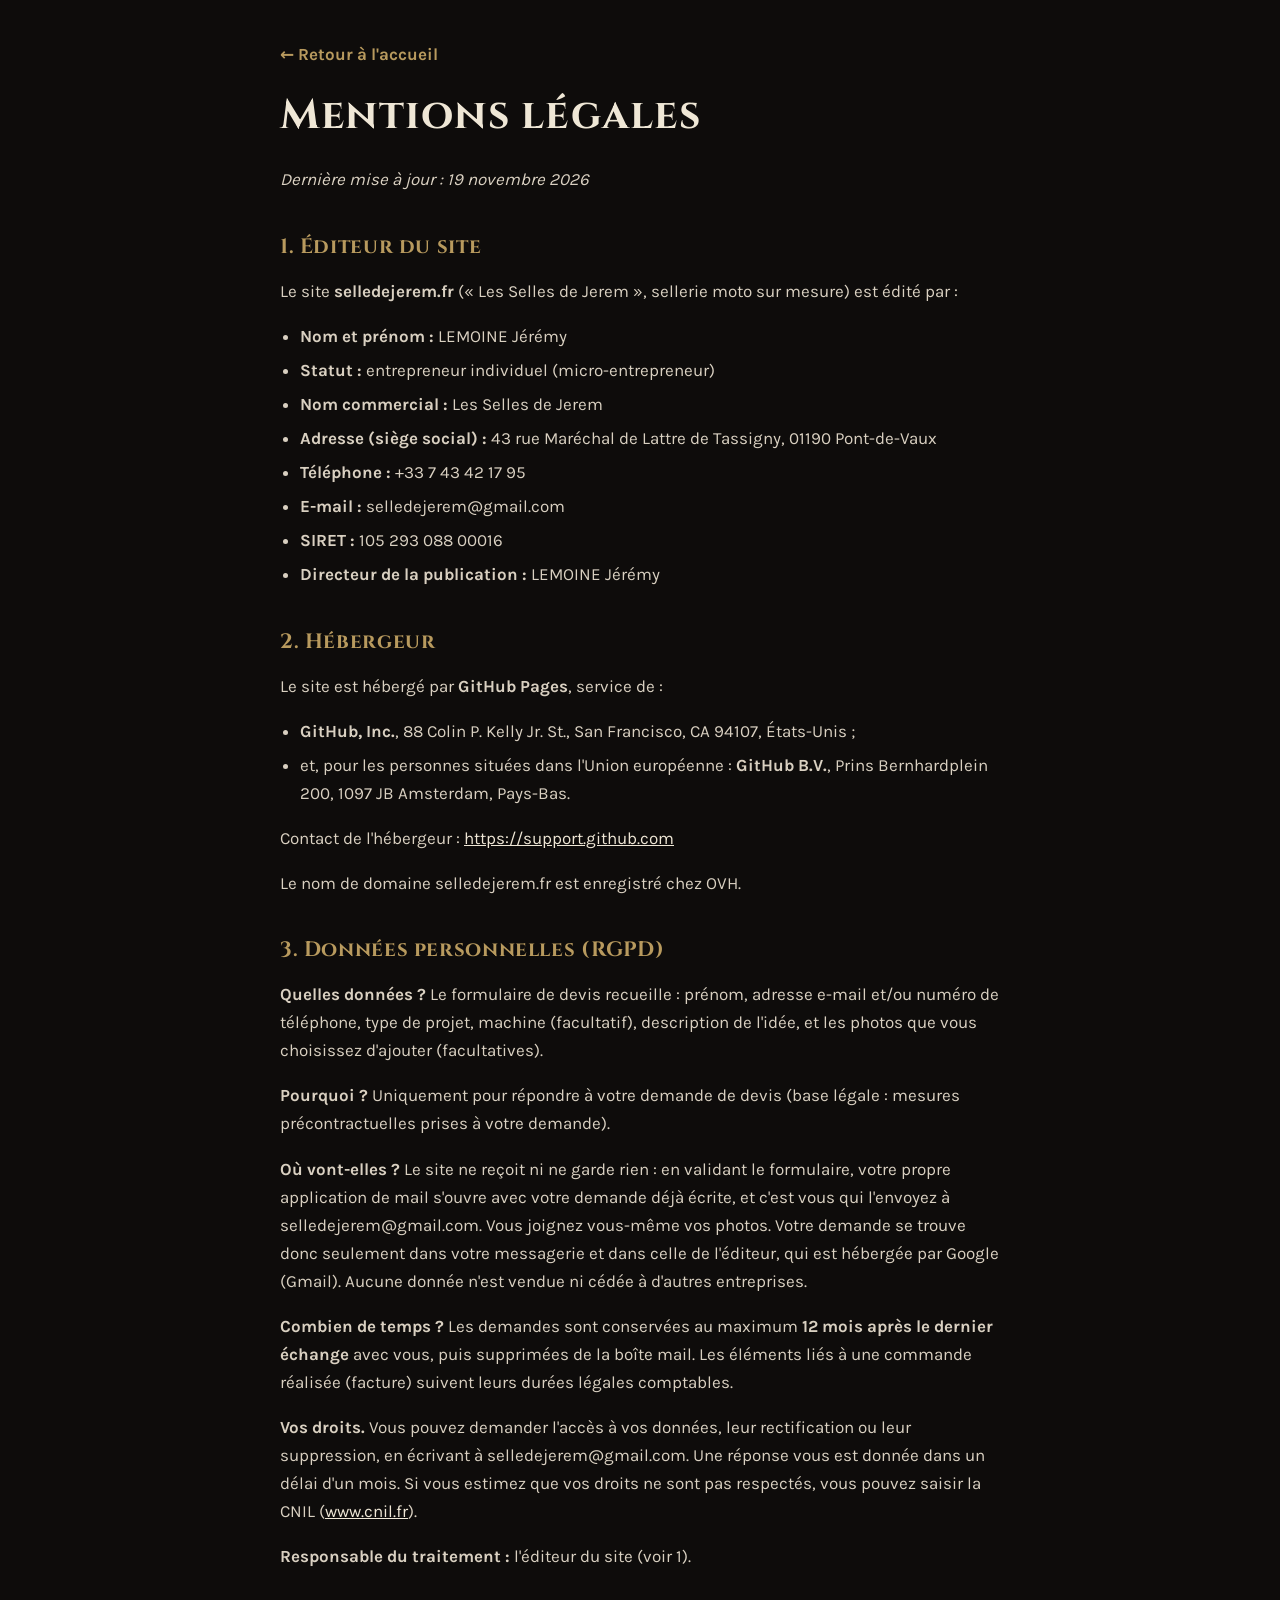
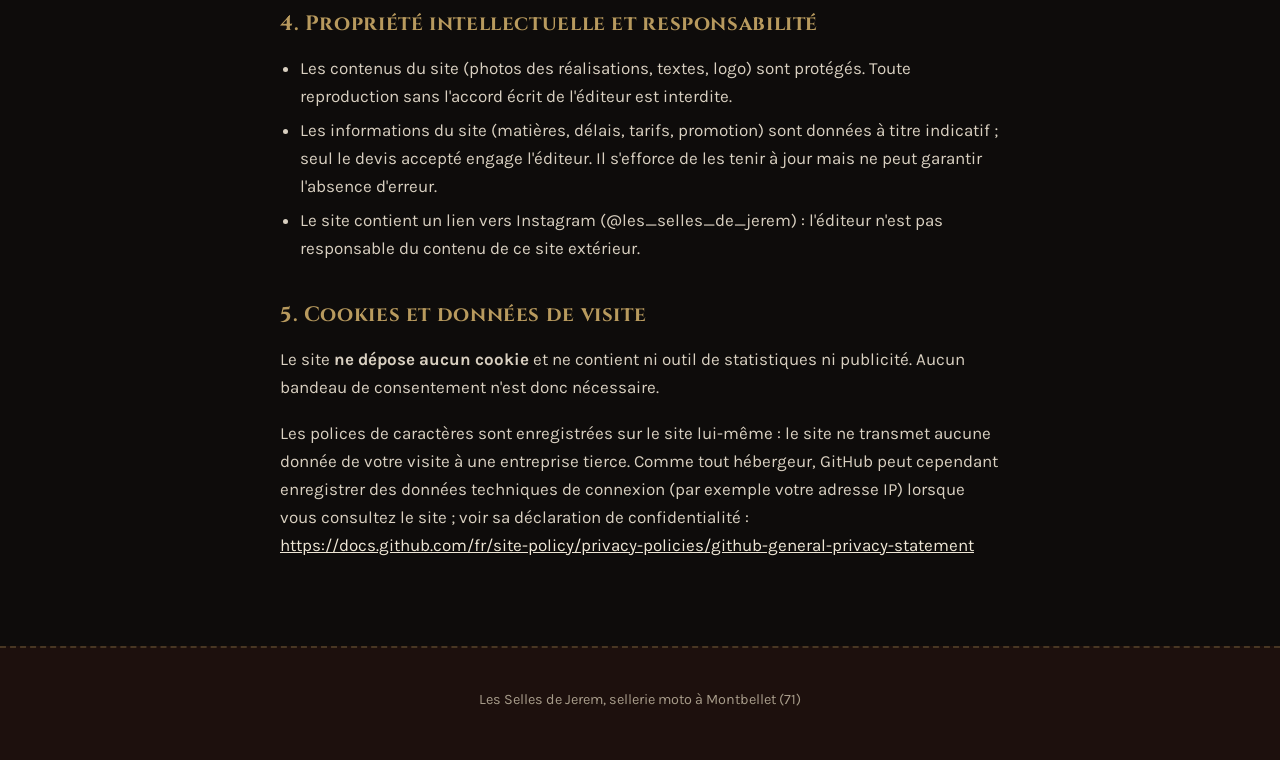
<file: mentions-legales/index.html>
<!doctype html>
<html lang="fr">
<head>
<meta charset="utf-8">
<meta name="viewport" content="width=device-width, initial-scale=1">
<title>Mentions légales | Les Selles de Jerem</title>
<link rel="stylesheet" href="../polices/polices.css">
<style>
:root{--noir:#0e0c0b;--rouge:#c23a2e;--or:#b89a5e;--os:#efe7d6;--texte:#d9d0c1;--doux:#a79c8a;--titre:"Cinzel",Georgia,"Times New Roman",serif;--corps:"Karla",system-ui,-apple-system,"Segoe UI",Roboto,sans-serif}
*{box-sizing:border-box}
body{margin:0;background:var(--noir);color:var(--texte);font:17px/1.65 var(--corps)}
a{color:var(--os)}
a:focus-visible{outline:2px solid var(--os);outline-offset:3px}
main{max-width:760px;margin:0 auto;padding:40px 20px 70px}
h1,h2{font-family:var(--titre);color:var(--os);letter-spacing:.03em;line-height:1.2}
h1{font-size:clamp(1.8rem,6vw,2.6rem);margin:.3em 0 .6em}
h2{font-size:1.3rem;margin:2em 0 .5em;color:var(--or)}
ul{padding-left:1.2em} li{margin:.35em 0}
mark{background:#3a2a10;color:#ffd98a;padding:0 .25em;border-radius:3px}
.retour{display:inline-block;margin-bottom:10px;color:var(--or);font-weight:700;text-decoration:none}
footer{padding:26px 20px 34px;text-align:center;color:var(--doux);font-size:.9rem;border-top:2px dashed rgba(184,154,94,.28);background:#1d100d}
</style>
</head>
<body>
<main>
<a class="retour" href="../">← Retour à l'accueil</a>
<h1>Mentions légales</h1>
<p><i>Dernière mise à jour : 19 novembre 2026</i></p>
<h2>1. Éditeur du site</h2>
<p>Le site <b>selledejerem.fr</b> (« Les Selles de Jerem », sellerie moto sur mesure) est édité par :</p>
<ul>
<li><b>Nom et prénom :</b> LEMOINE Jérémy</li>
<li><b>Statut :</b> entrepreneur individuel (micro-entrepreneur)</li>
<li><b>Nom commercial :</b> Les Selles de Jerem</li>
<li><b>Adresse (siège social) :</b> 43 rue Maréchal de Lattre de Tassigny, 01190 Pont-de-Vaux</li>
<li><b>Téléphone :</b> +33 7 43 42 17 95</li>
<li><b>E-mail :</b> selledejerem@gmail.com</li>
<li><b>SIRET :</b> 105 293 088 00016</li>
<li><b>Directeur de la publication :</b> LEMOINE Jérémy</li>
</ul>
<h2>2. Hébergeur</h2>
<p>Le site est hébergé par <b>GitHub Pages</b>, service de :</p>
<ul>
<li><b>GitHub, Inc.</b>, 88 Colin P. Kelly Jr. St., San Francisco, CA 94107, États-Unis ;</li>
<li>et, pour les personnes situées dans l'Union européenne : <b>GitHub B.V.</b>, Prins Bernhardplein 200, 1097 JB Amsterdam, Pays-Bas.</li>
</ul>
<p>Contact de l'hébergeur : <a href="https://support.github.com" rel="noopener">https://support.github.com</a></p>
<p>Le nom de domaine selledejerem.fr est enregistré chez OVH.</p>
<h2>3. Données personnelles (RGPD)</h2>
<p><b>Quelles données ?</b> Le formulaire de devis recueille : prénom, adresse e-mail et/ou numéro de téléphone, type de projet, machine (facultatif), description de l'idée, et les photos que vous choisissez d'ajouter (facultatives).</p>
<p><b>Pourquoi ?</b> Uniquement pour répondre à votre demande de devis (base légale : mesures précontractuelles prises à votre demande).</p>
<p><b>Où vont-elles ?</b> Le site ne reçoit ni ne garde rien : en validant le formulaire, votre propre application de mail s'ouvre avec votre demande déjà écrite, et c'est vous qui l'envoyez à selledejerem@gmail.com. Vous joignez vous-même vos photos. Votre demande se trouve donc seulement dans votre messagerie et dans celle de l'éditeur, qui est hébergée par Google (Gmail). Aucune donnée n'est vendue ni cédée à d'autres entreprises.</p>
<p><b>Combien de temps ?</b> Les demandes sont conservées au maximum <b>12 mois après le dernier échange</b> avec vous, puis supprimées de la boîte mail. Les éléments liés à une commande réalisée (facture) suivent leurs durées légales comptables.</p>
<p><b>Vos droits.</b> Vous pouvez demander l'accès à vos données, leur rectification ou leur suppression, en écrivant à selledejerem@gmail.com. Une réponse vous est donnée dans un délai d'un mois. Si vous estimez que vos droits ne sont pas respectés, vous pouvez saisir la CNIL (<a href="https://www.cnil.fr" rel="noopener">www.cnil.fr</a>).</p>
<p><b>Responsable du traitement :</b> l'éditeur du site (voir 1).</p>
<h2>4. Propriété intellectuelle et responsabilité</h2>
<ul>
<li>Les contenus du site (photos des réalisations, textes, logo) sont protégés. Toute reproduction sans l'accord écrit de l'éditeur est interdite.</li>
<li>Les informations du site (matières, délais, tarifs, promotion) sont données à titre indicatif ; seul le devis accepté engage l'éditeur. Il s'efforce de les tenir à jour mais ne peut garantir l'absence d'erreur.</li>
<li>Le site contient un lien vers Instagram (@les_selles_de_jerem) : l'éditeur n'est pas responsable du contenu de ce site extérieur.</li>
</ul>
<h2>5. Cookies et données de visite</h2>
<p>Le site <b>ne dépose aucun cookie</b> et ne contient ni outil de statistiques ni publicité. Aucun bandeau de consentement n'est donc nécessaire.</p>
<p>Les polices de caractères sont enregistrées sur le site lui-même : le site ne transmet aucune donnée de votre visite à une entreprise tierce. Comme tout hébergeur, GitHub peut cependant enregistrer des données techniques de connexion (par exemple votre adresse IP) lorsque vous consultez le site ; voir sa déclaration de confidentialité : <a href="https://docs.github.com/fr/site-policy/privacy-policies/github-general-privacy-statement" rel="noopener">https://docs.github.com/fr/site-policy/privacy-policies/github-general-privacy-statement</a></p>
</main>
<footer><p>Les Selles de Jerem, sellerie moto à Montbellet (71)</p></footer>
</body>
</html>
</file>
<file: polices/polices.css>
@font-face {
  font-family: 'Cinzel';
  font-style: normal;
  font-weight: 600;
  font-display: swap;
  src: url(cinzel-600.woff2) format('woff2');
  unicode-range: U+0000-00FF, U+0131, U+0152-0153, U+02BB-02BC, U+02C6, U+02DA, U+02DC, U+0304, U+0308, U+0329, U+2000-206F, U+20AC, U+2122, U+2191, U+2193, U+2212, U+2215, U+FEFF, U+FFFD;
}
@font-face {
  font-family: 'Cinzel';
  font-style: normal;
  font-weight: 700;
  font-display: swap;
  src: url(cinzel-700.woff2) format('woff2');
  unicode-range: U+0000-00FF, U+0131, U+0152-0153, U+02BB-02BC, U+02C6, U+02DA, U+02DC, U+0304, U+0308, U+0329, U+2000-206F, U+20AC, U+2122, U+2191, U+2193, U+2212, U+2215, U+FEFF, U+FFFD;
}
@font-face {
  font-family: 'Karla';
  font-style: normal;
  font-weight: 400;
  font-display: swap;
  src: url(karla-400.woff2) format('woff2');
  unicode-range: U+0000-00FF, U+0131, U+0152-0153, U+02BB-02BC, U+02C6, U+02DA, U+02DC, U+0304, U+0308, U+0329, U+2000-206F, U+20AC, U+2122, U+2191, U+2193, U+2212, U+2215, U+FEFF, U+FFFD;
}
@font-face {
  font-family: 'Karla';
  font-style: normal;
  font-weight: 500;
  font-display: swap;
  src: url(karla-500.woff2) format('woff2');
  unicode-range: U+0000-00FF, U+0131, U+0152-0153, U+02BB-02BC, U+02C6, U+02DA, U+02DC, U+0304, U+0308, U+0329, U+2000-206F, U+20AC, U+2122, U+2191, U+2193, U+2212, U+2215, U+FEFF, U+FFFD;
}
@font-face {
  font-family: 'Karla';
  font-style: normal;
  font-weight: 700;
  font-display: swap;
  src: url(karla-700.woff2) format('woff2');
  unicode-range: U+0000-00FF, U+0131, U+0152-0153, U+02BB-02BC, U+02C6, U+02DA, U+02DC, U+0304, U+0308, U+0329, U+2000-206F, U+20AC, U+2122, U+2191, U+2193, U+2212, U+2215, U+FEFF, U+FFFD;
}
</file>
